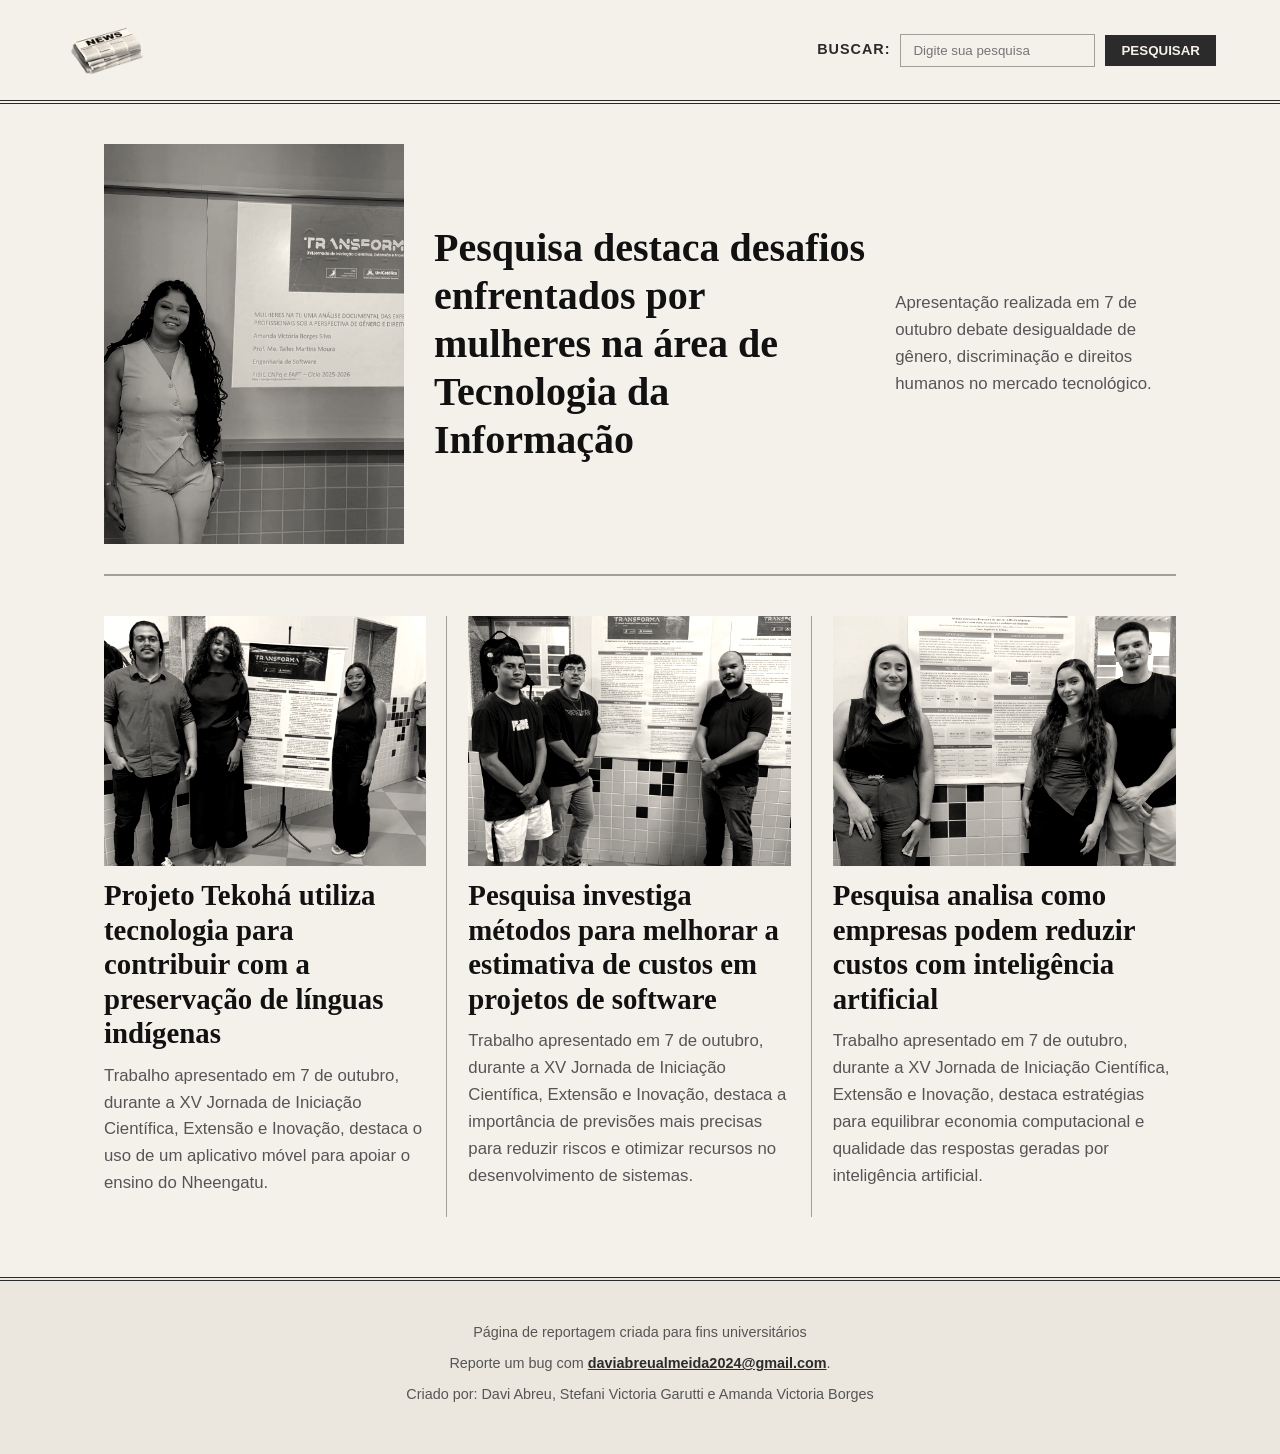
<file: site_reportagem/index.html>
<!DOCTYPE html>
<html lang="pt-br">
<head>
    <meta charset="UTF-8">
    <meta name="viewport" content="width=device-width, initial-scale=1.0">
    <link rel="stylesheet" href="style.css">
    <title>Review</title>
</head>
<body>
    <nav>
        <img src="logo.png" alt="Imagem de um jornal">
        <form action="/search" method="get">
            <label for="search">Buscar: </label>

            <input type="search" id="search" name="q" placeholder="Digite sua pesquisa">
            <button type="submit">Pesquisar</button>
        </form>
    </nav>
    
    <div class="main-grid">
        <a href="materia1.html">
            <img src="img_mat1/Capa.jpeg" alt="Amanda">
            <h2>Pesquisa destaca desafios enfrentados por mulheres na área de Tecnologia da Informação</h2>
            <h3>Apresentação realizada em 7 de outubro debate desigualdade de gênero, discriminação e direitos humanos no mercado tecnológico.</h3>
        </a>
        <a href="materia2.html">
            <img src="img_mat2/capa.jpeg" alt="Marcos e Emily e Geovana">
            <h2>Projeto Tekohá utiliza tecnologia para contribuir com a preservação de línguas indígenas</h2>
            <h3>Trabalho apresentado em 7 de outubro, durante a XV Jornada de Iniciação Científica, Extensão e Inovação, destaca o uso de um aplicativo móvel para apoiar o ensino do Nheengatu.</h3>
        </a>
        <a href="materia3.html">
            <img src="img_mat3/capa.jpeg" alt="não nomeados">
            <h2>Pesquisa investiga métodos para melhorar a estimativa de custos em projetos de software</h2>
            <h3>Trabalho apresentado em 7 de outubro, durante a XV Jornada de Iniciação Científica, Extensão e Inovação, destaca a importância de previsões mais precisas para reduzir riscos e otimizar recursos no desenvolvimento de sistemas.</h3>
        </a>
        <a href="materia4.html">
            <img src="img_mat4/capa.jpeg" alt="não nomeados">
            <h2>Pesquisa analisa como empresas podem reduzir custos com inteligência artificial</h2>
            <h3>Trabalho apresentado em 7 de outubro, durante a XV Jornada de Iniciação Científica, Extensão e Inovação, destaca estratégias para equilibrar economia computacional e qualidade das respostas geradas por inteligência artificial.</h3>
        </a>
    </div>
    
    <footer>
        <p>Página de reportagem criada para fins universitários</p>
        <p>Reporte um bug com <a href="mailto:daviabreualmeida2024@gmail.com">daviabreualmeida2024@gmail.com</a>.</p>
        <p>Criado por: Davi Abreu, Stefani Victoria Garutti e Amanda Victoria Borges</p>
    </footer>
</body>
</html>
</file>
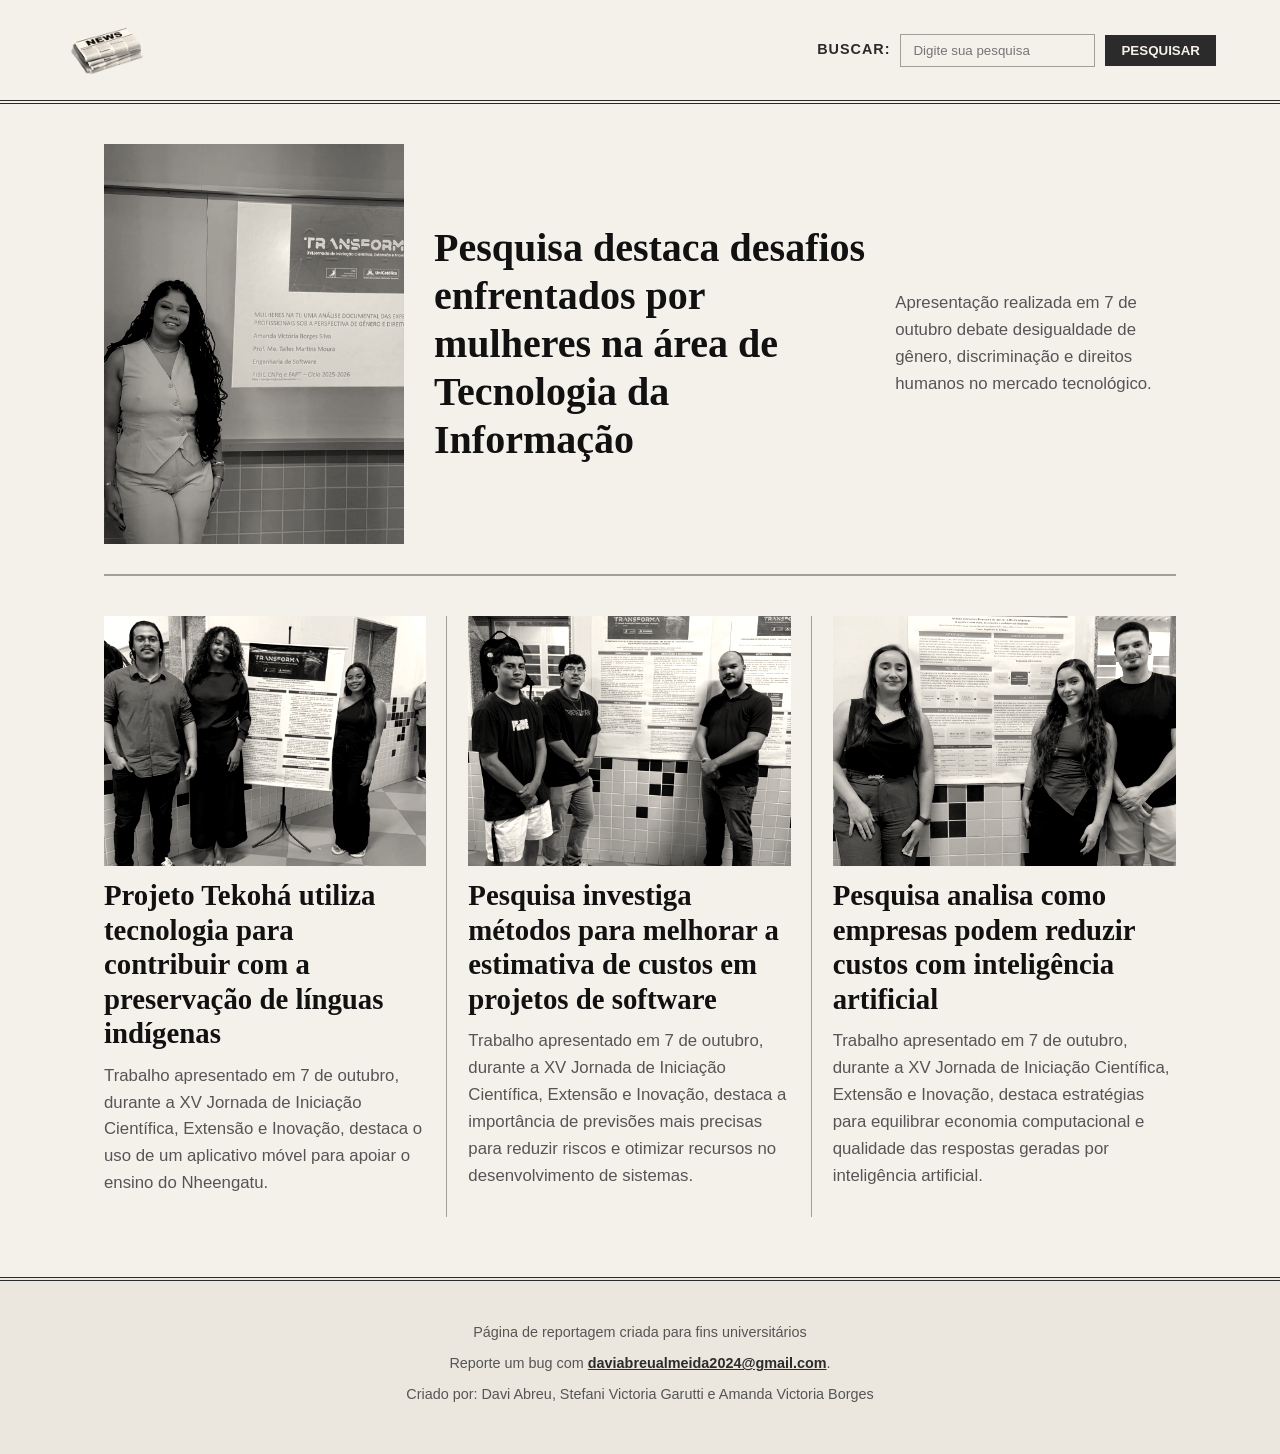
<file: site_reportagem/main.html>
<!DOCTYPE html>
<html lang="pt-br">
<head>
    <meta charset="UTF-8">
    <meta name="viewport" content="width=device-width, initial-scale=1.0">
    <link rel="stylesheet" href="style.css">
    <title>Review</title>
</head>
<body>
    <nav>
        <img src="logo.png" alt="Imagem de um jornal">
        <form action="/search" method="get">
            <label for="search">Buscar: </label>

            <input type="search" id="search" name="q" placeholder="Digite sua pesquisa">
            <button type="submit">Pesquisar</button>
        </form>
    </nav>
    
    <div class="main-grid">
        <a href="materia1.html">
            <img src="img_mat1/Capa.jpeg" alt="Amanda">
            <h2>Pesquisa destaca desafios enfrentados por mulheres na área de Tecnologia da Informação</h2>
            <h3>Apresentação realizada em 7 de outubro debate desigualdade de gênero, discriminação e direitos humanos no mercado tecnológico.</h3>
        </a>
        <a href="materia2.html">
            <img src="img_mat2/capa.jpeg" alt="Marcos e Emily e Geovana">
            <h2>Projeto Tekohá utiliza tecnologia para contribuir com a preservação de línguas indígenas</h2>
            <h3>Trabalho apresentado em 7 de outubro, durante a XV Jornada de Iniciação Científica, Extensão e Inovação, destaca o uso de um aplicativo móvel para apoiar o ensino do Nheengatu.</h3>
        </a>
        <a href="materia3.html">
            <img src="img_mat3/capa.jpeg" alt="não nomeados">
            <h2>Pesquisa investiga métodos para melhorar a estimativa de custos em projetos de software</h2>
            <h3>Trabalho apresentado em 7 de outubro, durante a XV Jornada de Iniciação Científica, Extensão e Inovação, destaca a importância de previsões mais precisas para reduzir riscos e otimizar recursos no desenvolvimento de sistemas.</h3>
        </a>
        <a href="materia4.html">
            <img src="img_mat4/capa.jpeg" alt="não nomeados">
            <h2>Pesquisa analisa como empresas podem reduzir custos com inteligência artificial</h2>
            <h3>Trabalho apresentado em 7 de outubro, durante a XV Jornada de Iniciação Científica, Extensão e Inovação, destaca estratégias para equilibrar economia computacional e qualidade das respostas geradas por inteligência artificial.</h3>
        </a>
    </div>
    
    <footer>
        <p>Página de reportagem criada para fins universitários</p>
        <p>Reporte um bug com <a href="mailto:daviabreualmeida2024@gmail.com">daviabreualmeida2024@gmail.com</a>.</p>
        <p>Criado por: Davi Abreu, Stefani Victoria Garutti e Amanda Victoria Borges</p>
    </footer>
</body>
</html>
</file>
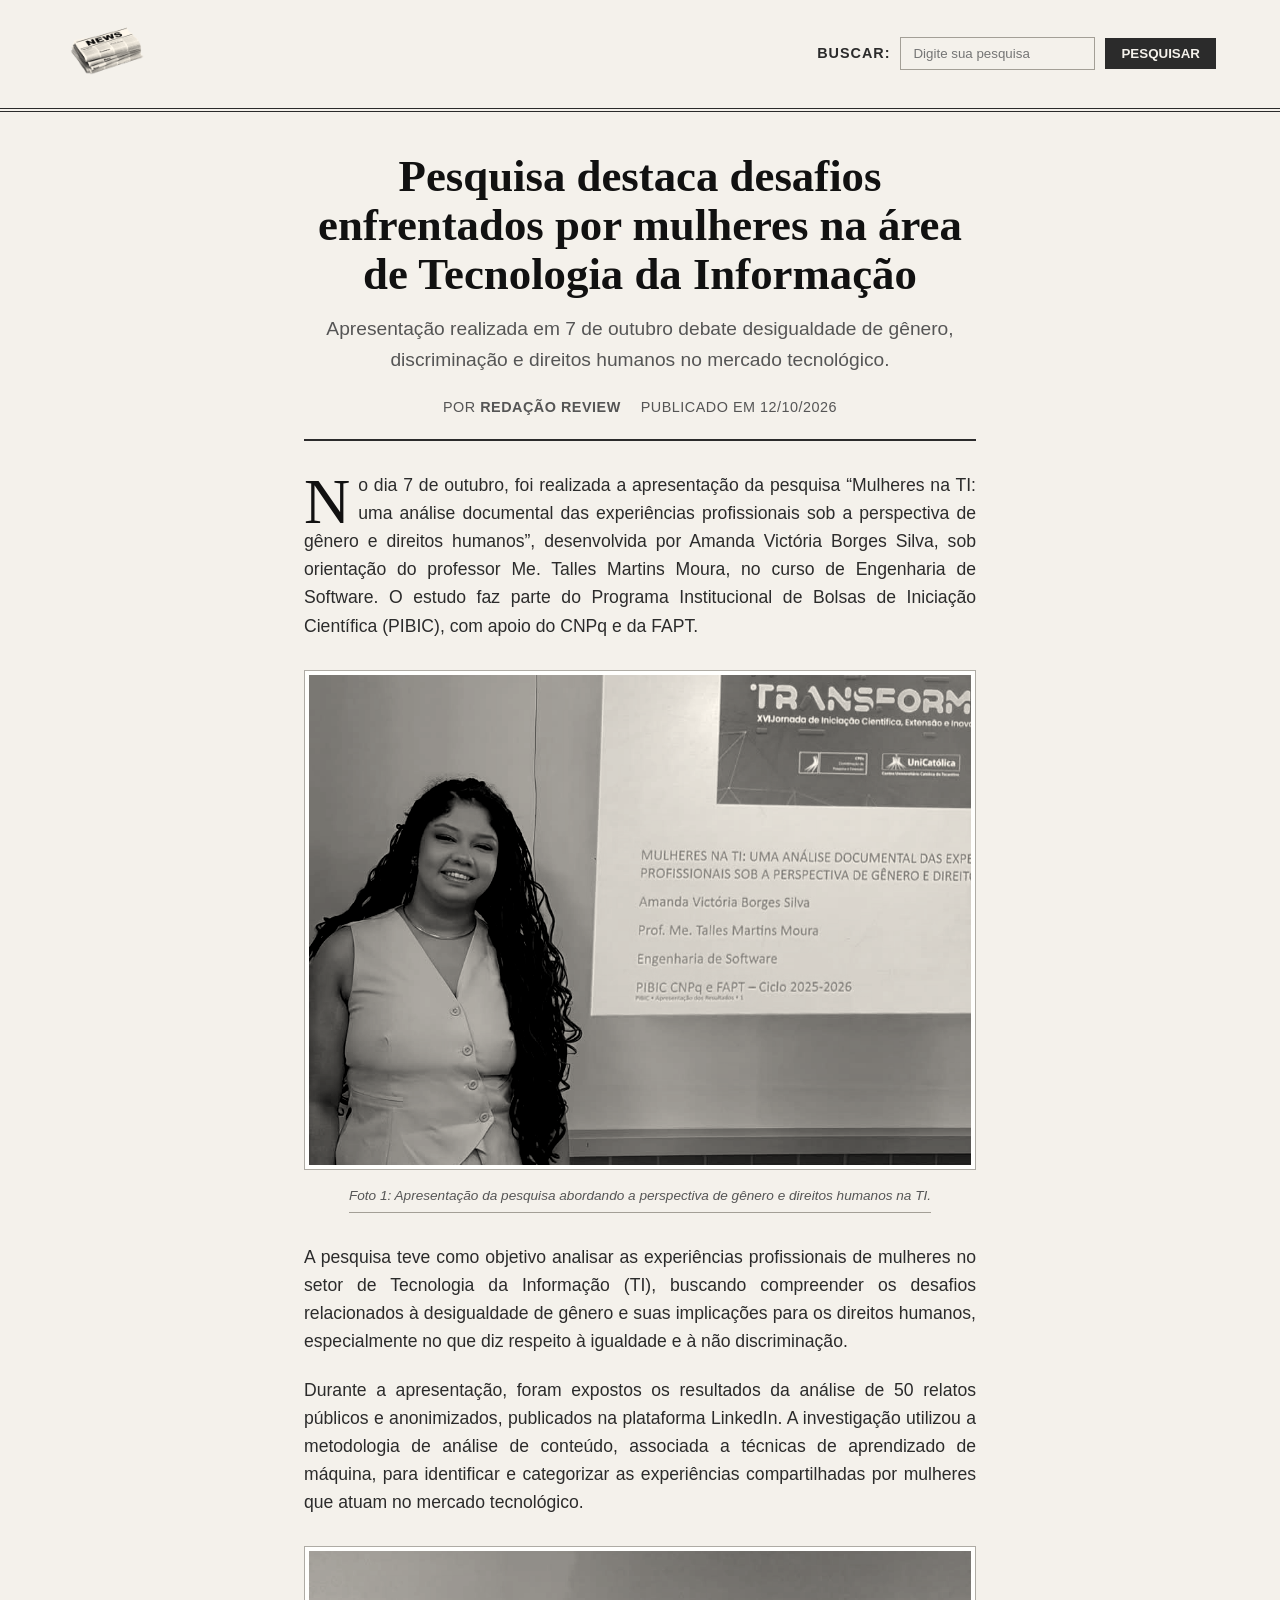
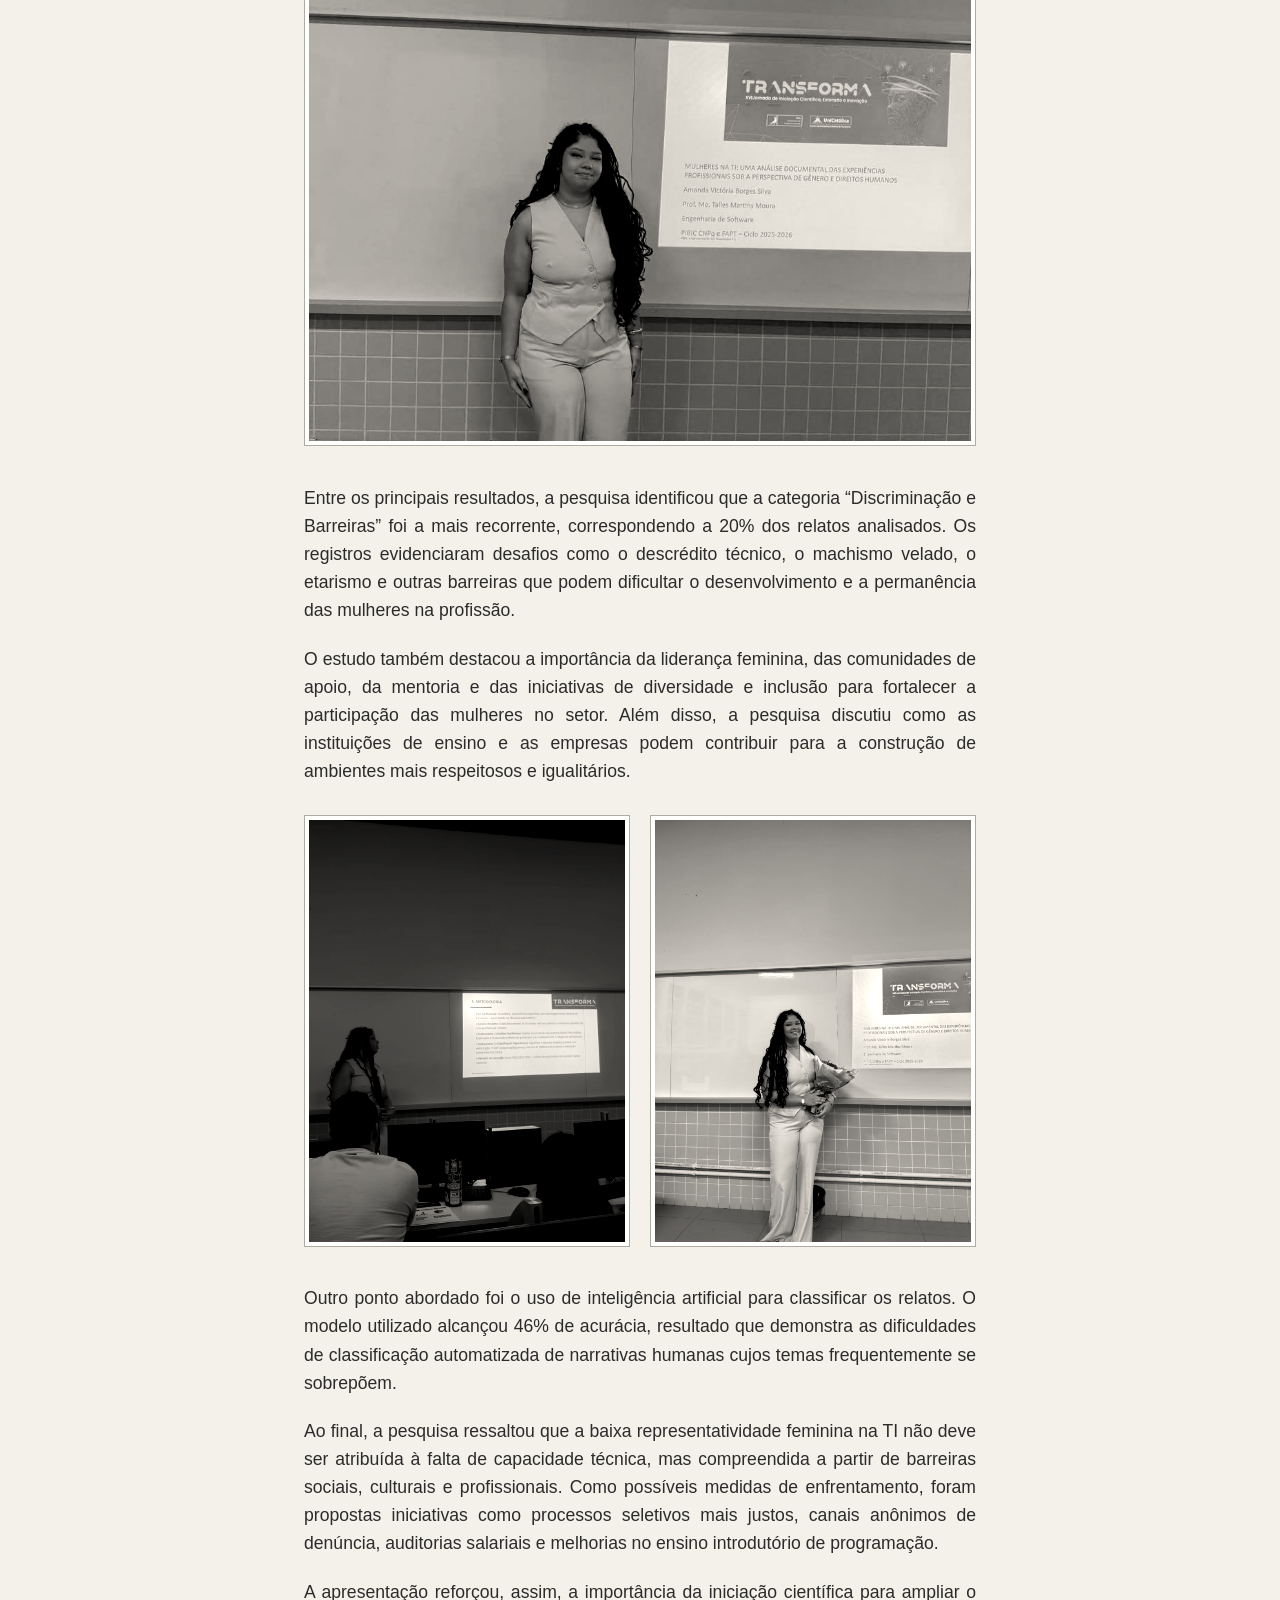
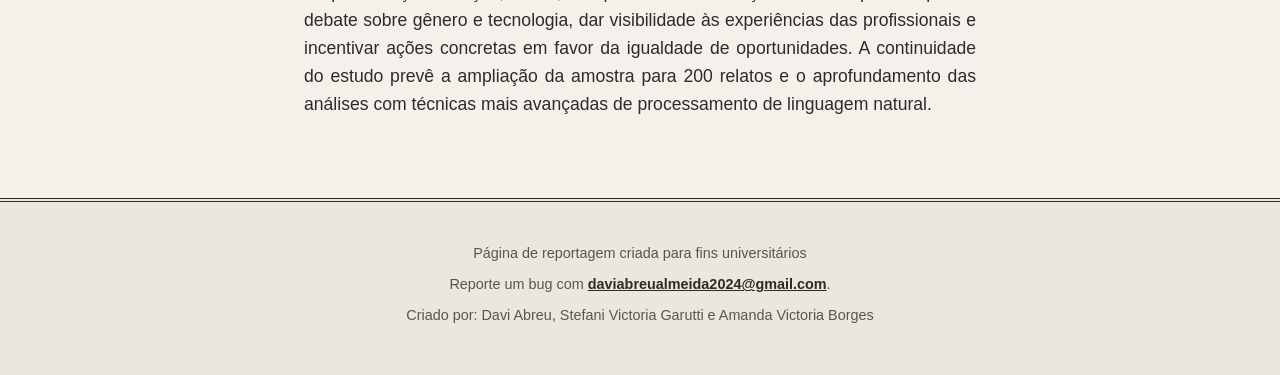
<file: site_reportagem/materia1.html>
<!DOCTYPE html>
<html lang="pt-br">
<head>
    <meta charset="UTF-8">
    <meta name="viewport" content="width=device-width, initial-scale=1.0">
    <title>Pesquisa destaca desafios enfrentados por mulheres na TI - Review</title>
    <link rel="stylesheet" href="style.css">
</head>
<body>
    <nav>
        <a href="index.html">
            <img src="logo.png" alt="Imagem de um jornal">
        </a>
        <form action="/search" method="get">
            <label for="search">Buscar: </label>
            <input type="search" id="search" name="q" placeholder="Digite sua pesquisa">
            <button type="submit">Pesquisar</button>
        </form>
    </nav>

    <main class="materia-container">
        <header class="materia-cabecalho">
            <h1>Pesquisa destaca desafios enfrentados por mulheres na área de Tecnologia da Informação</h1>
            <h2>Apresentação realizada em 7 de outubro debate desigualdade de gênero, discriminação e direitos humanos no mercado tecnológico.</h2>
            <div class="materia-meta">
                <p>Por <strong>Redação Review</strong></p>
                <p>Publicado em 12/10/2026</p>
            </div>
        </header>

        <article class="materia-conteudo">
            <p class="primeiro-paragrafo">No dia 7 de outubro, foi realizada a apresentação da pesquisa “Mulheres na TI: uma análise documental das experiências profissionais sob a perspectiva de gênero e direitos humanos”, desenvolvida por Amanda Victória Borges Silva, sob orientação do professor Me. Talles Martins Moura, no curso de Engenharia de Software. O estudo faz parte do Programa Institucional de Bolsas de Iniciação Científica (PIBIC), com apoio do CNPq e da FAPT.</p>

            <figure class="imagem-destaque">
                <img src="img_mat1/Capa.jpeg" alt="Amanda Victória durante a apresentação da pesquisa">
                <figcaption>Foto 1: Apresentação da pesquisa abordando a perspectiva de gênero e direitos humanos na TI.</figcaption>
            </figure>

            <p>A pesquisa teve como objetivo analisar as experiências profissionais de mulheres no setor de Tecnologia da Informação (TI), buscando compreender os desafios relacionados à desigualdade de gênero e suas implicações para os direitos humanos, especialmente no que diz respeito à igualdade e à não discriminação.</p>

            <p>Durante a apresentação, foram expostos os resultados da análise de 50 relatos públicos e anonimizados, publicados na plataforma LinkedIn. A investigação utilizou a metodologia de análise de conteúdo, associada a técnicas de aprendizado de máquina, para identificar e categorizar as experiências compartilhadas por mulheres que atuam no mercado tecnológico.</p>

            <figure class="imagem-secundaria">
                <img src="img_mat1/foto2.jpeg" alt="Gráficos de análise de dados da pesquisa">
            </figure>

            <p>Entre os principais resultados, a pesquisa identificou que a categoria “Discriminação e Barreiras” foi a mais recorrente, correspondendo a 20% dos relatos analisados. Os registros evidenciaram desafios como o descrédito técnico, o machismo velado, o etarismo e outras barreiras que podem dificultar o desenvolvimento e a permanência das mulheres na profissão.</p>

            <p>O estudo também destacou a importância da liderança feminina, das comunidades de apoio, da mentoria e das iniciativas de diversidade e inclusão para fortalecer a participação das mulheres no setor. Além disso, a pesquisa discutiu como as instituições de ensino e as empresas podem contribuir para a construção de ambientes mais respeitosos e igualitários.</p>


            <div class="galeria-dupla">
                <figure>
                    <img src="img_mat1/foto3.jpeg" alt="Detalhe do slide sobre barreiras profissionais">

                </figure>
                <figure>
                    <img src="img_mat1/foto4.jpeg" alt="Detalhe do slide sobre comunidades de apoio">

                </figure>
            </div>

            <p>Outro ponto abordado foi o uso de inteligência artificial para classificar os relatos. O modelo utilizado alcançou 46% de acurácia, resultado que demonstra as dificuldades de classificação automatizada de narrativas humanas cujos temas frequentemente se sobrepõem.</p>

            <p>Ao final, a pesquisa ressaltou que a baixa representatividade feminina na TI não deve ser atribuída à falta de capacidade técnica, mas compreendida a partir de barreiras sociais, culturais e profissionais. Como possíveis medidas de enfrentamento, foram propostas iniciativas como processos seletivos mais justos, canais anônimos de denúncia, auditorias salariais e melhorias no ensino introdutório de programação.</p>

            <p>A apresentação reforçou, assim, a importância da iniciação científica para ampliar o debate sobre gênero e tecnologia, dar visibilidade às experiências das profissionais e incentivar ações concretas em favor da igualdade de oportunidades. A continuidade do estudo prevê a ampliação da amostra para 200 relatos e o aprofundamento das análises com técnicas mais avançadas de processamento de linguagem natural.</p>
        </article>
    </main>

    <footer>
        <p>Página de reportagem criada para fins universitários</p>
        <p>Reporte um bug com <a href="mailto:daviabreualmeida2024@gmail.com">daviabreualmeida2024@gmail.com</a>.</p>
        <p>Criado por: Davi Abreu, Stefani Victoria Garutti e Amanda Victoria Borges</p>
    </footer>
</body>
</html>
</file>
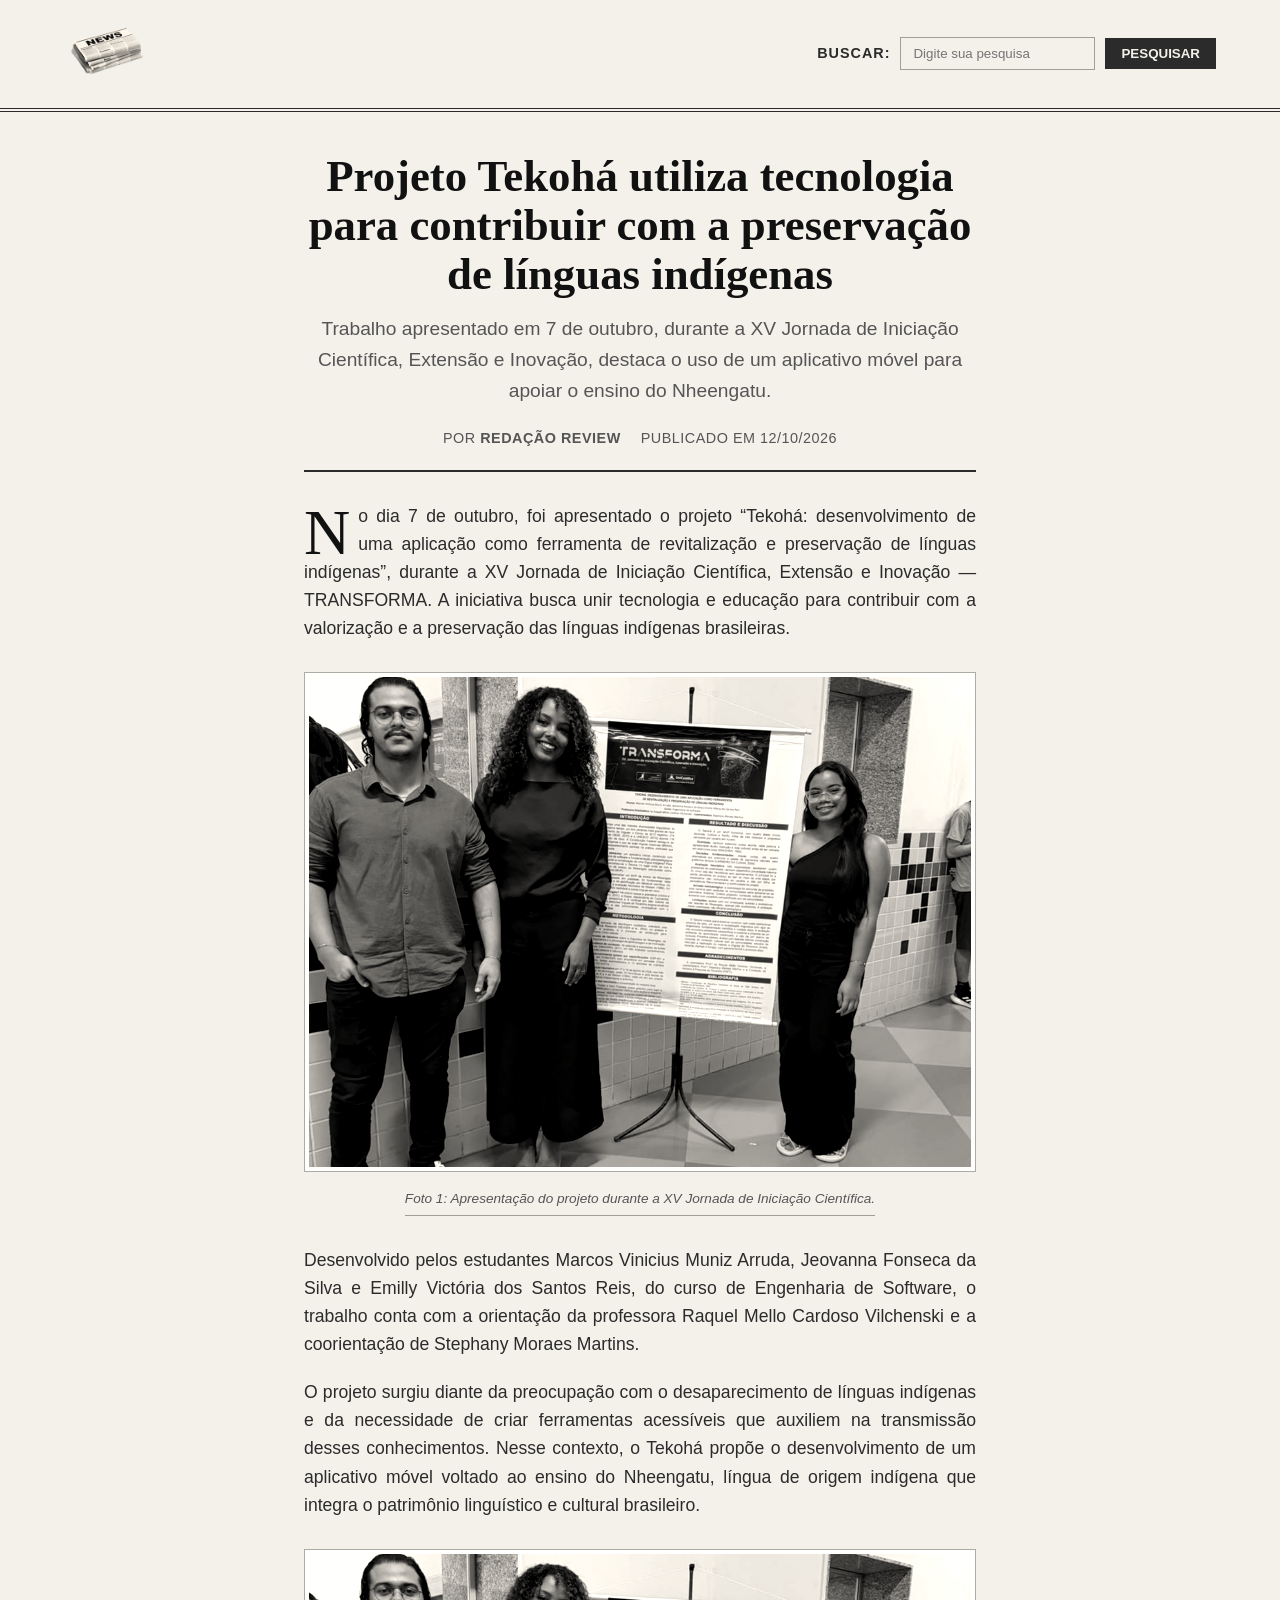
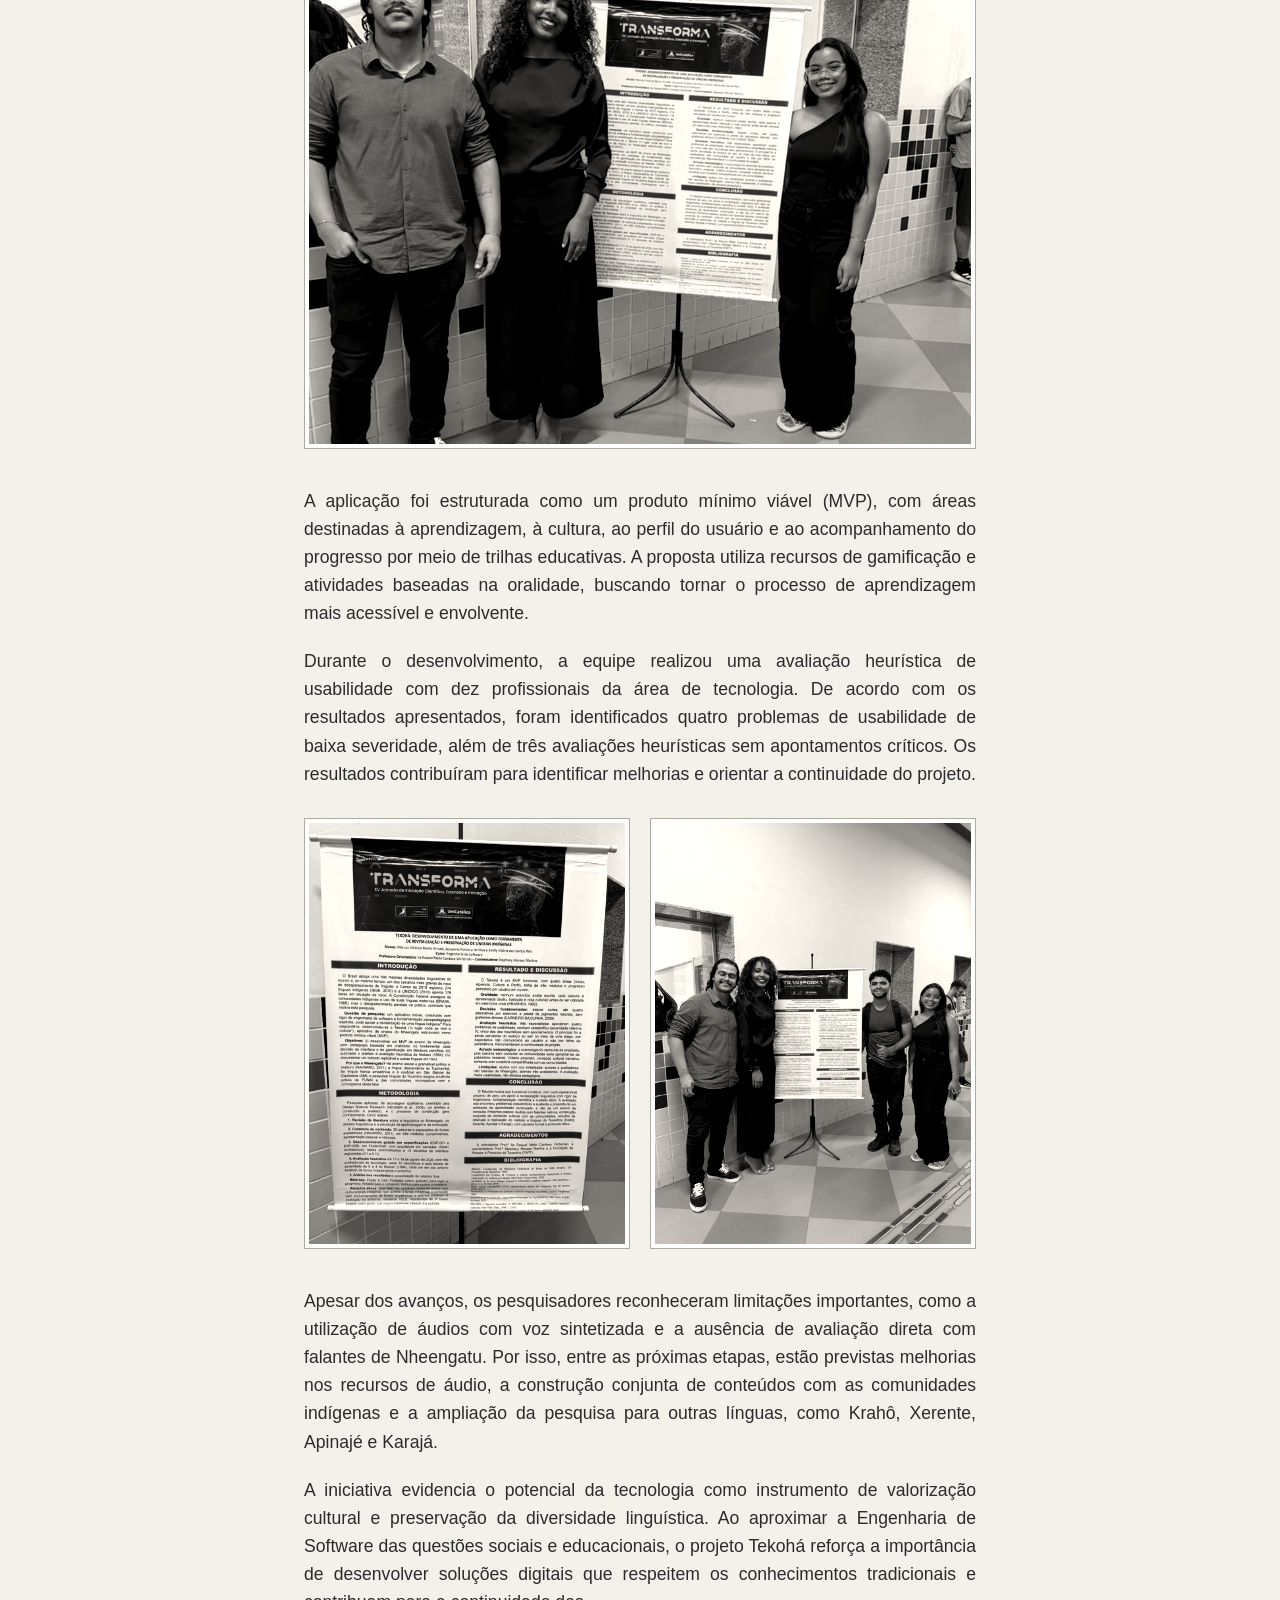
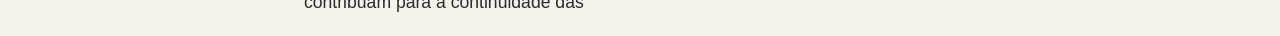
<file: site_reportagem/materia2.html>
<!DOCTYPE html>
<html lang="pt-br">
<head>
    <meta charset="UTF-8">
    <meta name="viewport" content="width=device-width, initial-scale=1.0">
    <title>Projeto Tekohá utiliza tecnologia para contribuir com a preservação de línguas indígenas - Review</title>
    <link rel="stylesheet" href="style.css">
</head>
<body>
    <nav>
        <a href="index.html">
            <img src="logo.png" alt="Imagem de um jornal">
        </a>
        <form action="/search" method="get">
            <label for="search">Buscar: </label>
            <input type="search" id="search" name="q" placeholder="Digite sua pesquisa">
            <button type="submit">Pesquisar</button>
        </form>
    </nav>

    <main class="materia-container">
        <header class="materia-cabecalho">
            <h1>Projeto Tekohá utiliza tecnologia para contribuir com a preservação de línguas indígenas</h1>
            <h2>Trabalho apresentado em 7 de outubro, durante a XV Jornada de Iniciação Científica, Extensão e Inovação, destaca o uso de um aplicativo móvel para apoiar o ensino do Nheengatu.</h2>
            <div class="materia-meta">
                <p>Por <strong>Redação Review</strong></p>
                <p>Publicado em 12/10/2026</p>
            </div>
        </header>

        <article class="materia-conteudo">
            <p class="primeiro-paragrafo">No dia 7 de outubro, foi apresentado o projeto “Tekohá: desenvolvimento de uma aplicação como ferramenta de revitalização e preservação de línguas indígenas”, durante a XV Jornada de Iniciação Científica, Extensão e Inovação — TRANSFORMA. A iniciativa busca unir tecnologia e educação para contribuir com a valorização e a preservação das línguas indígenas brasileiras.</p>

            <figure class="imagem-destaque">
                <img src="img_mat2/capa.jpeg" alt="Apresentação do Projeto Tekohá">
                <figcaption>Foto 1: Apresentação do projeto durante a XV Jornada de Iniciação Científica.</figcaption>
            </figure>

            <p>Desenvolvido pelos estudantes Marcos Vinicius Muniz Arruda, Jeovanna Fonseca da Silva e Emilly Victória dos Santos Reis, do curso de Engenharia de Software, o trabalho conta com a orientação da professora Raquel Mello Cardoso Vilchenski e a coorientação de Stephany Moraes Martins.</p>

            <p>O projeto surgiu diante da preocupação com o desaparecimento de línguas indígenas e da necessidade de criar ferramentas acessíveis que auxiliem na transmissão desses conhecimentos. Nesse contexto, o Tekohá propõe o desenvolvimento de um aplicativo móvel voltado ao ensino do Nheengatu, língua de origem indígena que integra o patrimônio linguístico e cultural brasileiro.</p>

            <figure class="imagem-secundaria">
                <img src="img_mat2/foto2.jpeg" alt="Interface do aplicativo Tekohá">
            </figure>

            <p>A aplicação foi estruturada como um produto mínimo viável (MVP), com áreas destinadas à aprendizagem, à cultura, ao perfil do usuário e ao acompanhamento do progresso por meio de trilhas educativas. A proposta utiliza recursos de gamificação e atividades baseadas na oralidade, buscando tornar o processo de aprendizagem mais acessível e envolvente.</p>

            <p>Durante o desenvolvimento, a equipe realizou uma avaliação heurística de usabilidade com dez profissionais da área de tecnologia. De acordo com os resultados apresentados, foram identificados quatro problemas de usabilidade de baixa severidade, além de três avaliações heurísticas sem apontamentos críticos. Os resultados contribuíram para identificar melhorias e orientar a continuidade do projeto.</p>

            <div class="galeria-dupla">
                <figure>
                    <img src="img_mat2/foto3.jpeg" alt="Detalhe da avaliação de usabilidade">
                </figure>
                <figure>
                    <img src="img_mat2/foto4.jpeg" alt="Ilustração do mascote ou design do app">
                </figure>
            </div>

            <p>Apesar dos avanços, os pesquisadores reconheceram limitações importantes, como a utilização de áudios com voz sintetizada e a ausência de avaliação direta com falantes de Nheengatu. Por isso, entre as próximas etapas, estão previstas melhorias nos recursos de áudio, a construção conjunta de conteúdos com as comunidades indígenas e a ampliação da pesquisa para outras línguas, como Krahô, Xerente, Apinajé e Karajá.</p>

            <p>A iniciativa evidencia o potencial da tecnologia como instrumento de valorização cultural e preservação da diversidade linguística. Ao aproximar a Engenharia de Software das questões sociais e educacionais, o projeto Tekohá reforça a importância de desenvolver soluções digitais que respeitem os conhecimentos tradicionais e contribuam para a continuidade das
</file>
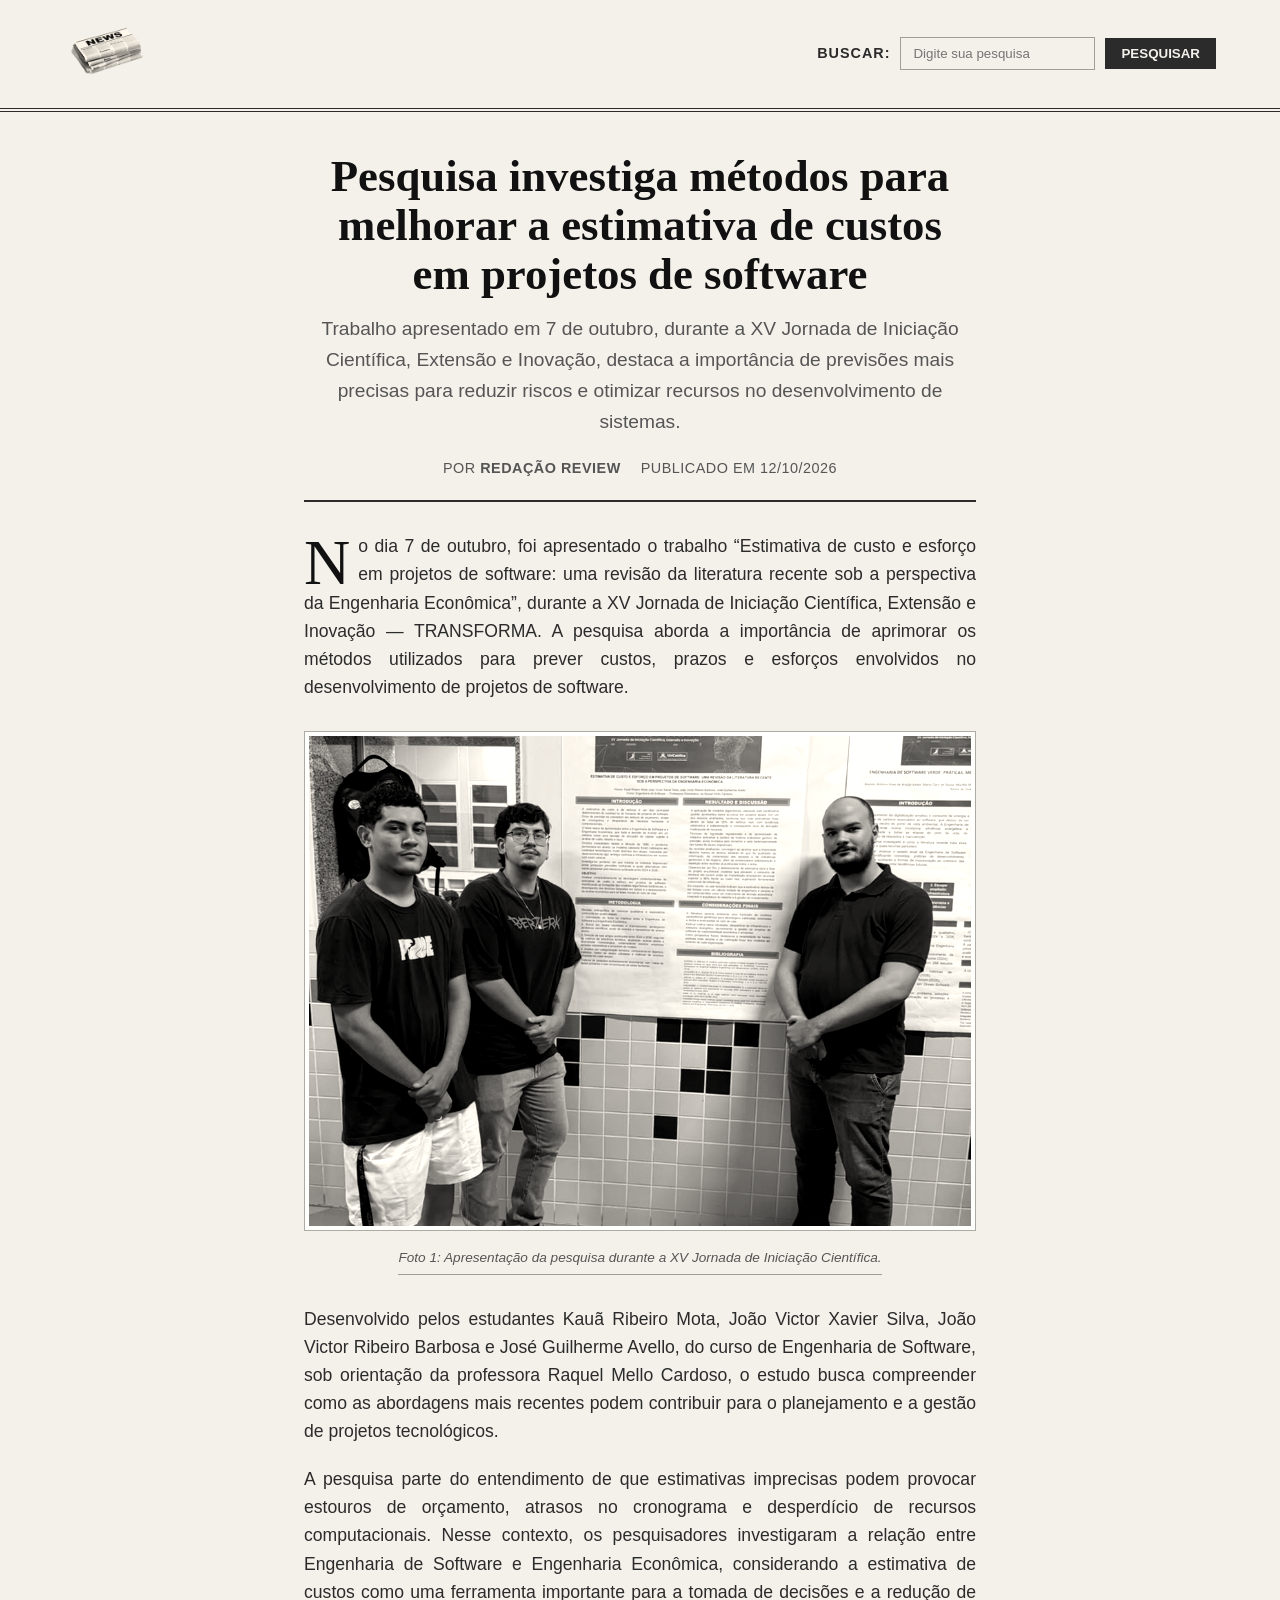
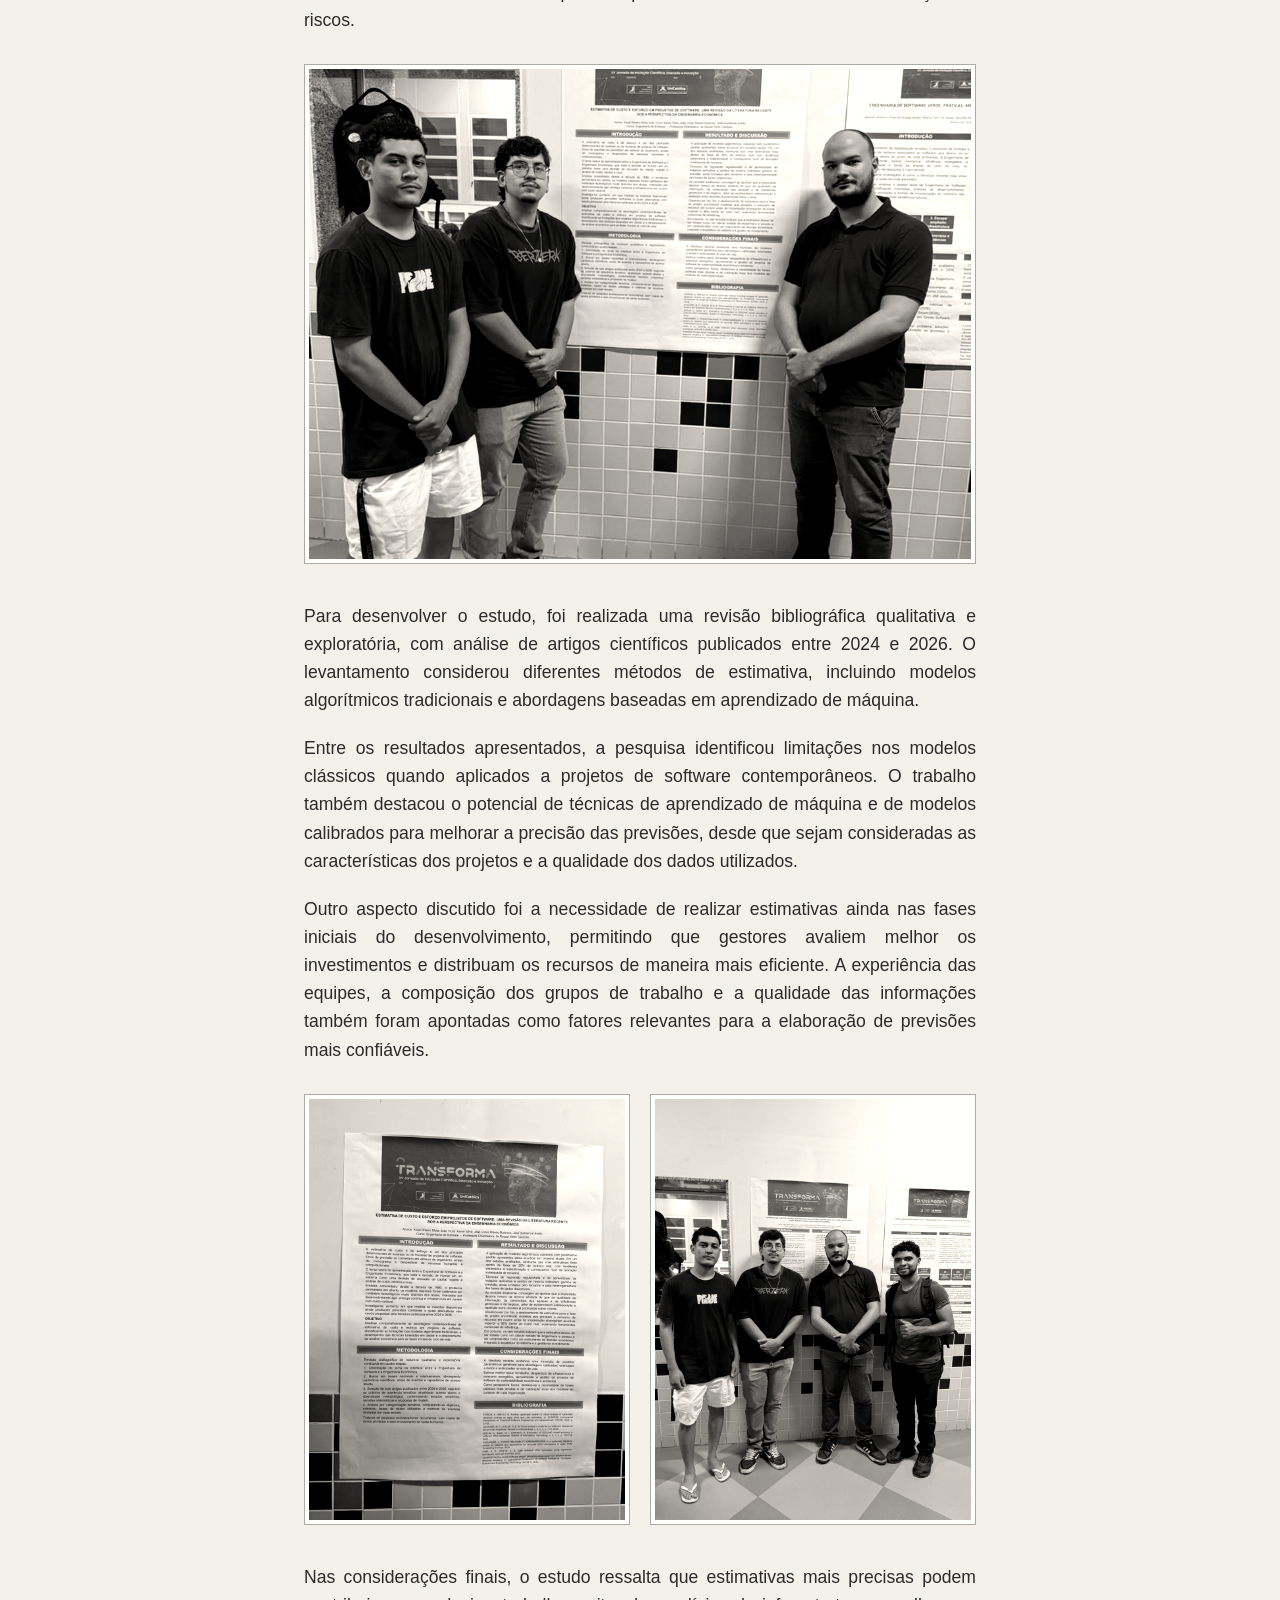
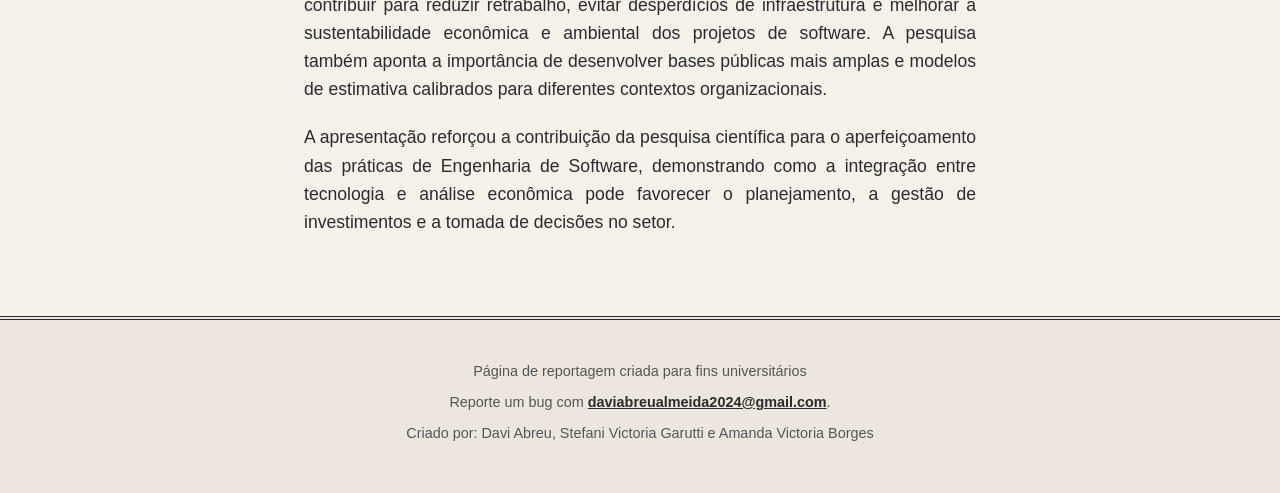
<file: site_reportagem/materia3.html>
<!DOCTYPE html>
<html lang="pt-br">
<head>
    <meta charset="UTF-8">
    <meta name="viewport" content="width=device-width, initial-scale=1.0">
    <title>Pesquisa investiga métodos para estimativa de custos em software - Review</title>
    <link rel="stylesheet" href="style.css">
</head>
<body>
    <nav>
        <a href="index.html">
            <img src="logo.png" alt="Imagem de um jornal">
        </a>
        <form action="/search" method="get">
            <label for="search">Buscar: </label>
            <input type="search" id="search" name="q" placeholder="Digite sua pesquisa">
            <button type="submit">Pesquisar</button>
        </form>
    </nav>

    <main class="materia-container">
        <header class="materia-cabecalho">
            <h1>Pesquisa investiga métodos para melhorar a estimativa de custos em projetos de software</h1>
            <h2>Trabalho apresentado em 7 de outubro, durante a XV Jornada de Iniciação Científica, Extensão e Inovação, destaca a importância de previsões mais precisas para reduzir riscos e otimizar recursos no desenvolvimento de sistemas.</h2>
            <div class="materia-meta">
                <p>Por <strong>Redação Review</strong></p>
                <p>Publicado em 12/10/2026</p>
            </div>
        </header>

        <article class="materia-conteudo">
            <p class="primeiro-paragrafo">No dia 7 de outubro, foi apresentado o trabalho “Estimativa de custo e esforço em projetos de software: uma revisão da literatura recente sob a perspectiva da Engenharia Econômica”, durante a XV Jornada de Iniciação Científica, Extensão e Inovação — TRANSFORMA. A pesquisa aborda a importância de aprimorar os métodos utilizados para prever custos, prazos e esforços envolvidos no desenvolvimento de projetos de software.</p>

            <figure class="imagem-destaque">
                <img src="img_mat3/capa.jpeg" alt="Apresentação do trabalho sobre estimativa de custos em software">
                <figcaption>Foto 1: Apresentação da pesquisa durante a XV Jornada de Iniciação Científica.</figcaption>
            </figure>

            <p>Desenvolvido pelos estudantes Kauã Ribeiro Mota, João Victor Xavier Silva, João Victor Ribeiro Barbosa e José Guilherme Avello, do curso de Engenharia de Software, sob orientação da professora Raquel Mello Cardoso, o estudo busca compreender como as abordagens mais recentes podem contribuir para o planejamento e a gestão de projetos tecnológicos.</p>

            <p>A pesquisa parte do entendimento de que estimativas imprecisas podem provocar estouros de orçamento, atrasos no cronograma e desperdício de recursos computacionais. Nesse contexto, os pesquisadores investigaram a relação entre Engenharia de Software e Engenharia Econômica, considerando a estimativa de custos como uma ferramenta importante para a tomada de decisões e a redução de riscos.</p>

            <figure class="imagem-secundaria">
                <img src="img_mat3/foto2.jpeg" alt="Gráficos e fluxogramas de métodos de estimativa">
            </figure>

            <p>Para desenvolver o estudo, foi realizada uma revisão bibliográfica qualitativa e exploratória, com análise de artigos científicos publicados entre 2024 e 2026. O levantamento considerou diferentes métodos de estimativa, incluindo modelos algorítmicos tradicionais e abordagens baseadas em aprendizado de máquina.</p>

            <p>Entre os resultados apresentados, a pesquisa identificou limitações nos modelos clássicos quando aplicados a projetos de software contemporâneos. O trabalho também destacou o potencial de técnicas de aprendizado de máquina e de modelos calibrados para melhorar a precisão das previsões, desde que sejam consideradas as características dos projetos e a qualidade dos dados utilizados.</p>

            <p>Outro aspecto discutido foi a necessidade de realizar estimativas ainda nas fases iniciais do desenvolvimento, permitindo que gestores avaliem melhor os investimentos e distribuam os recursos de maneira mais eficiente. A experiência das equipes, a composição dos grupos de trabalho e a qualidade das informações também foram apontadas como fatores relevantes para a elaboração de previsões mais confiáveis.</p>

            <div class="galeria-dupla">
                <figure>
                    <img src="img_mat3/foto3.jpeg" alt="Detalhe do slide sobre gestão de recursos">
                </figure>
                <figure>
                    <img src="img_mat3/foto4.jpeg" alt="Considerações finais da pesquisa">
                </figure>
            </div>

            <p>Nas considerações finais, o estudo ressalta que estimativas mais precisas podem contribuir para reduzir retrabalho, evitar desperdícios de infraestrutura e melhorar a sustentabilidade econômica e ambiental dos projetos de software. A pesquisa também aponta a importância de desenvolver bases públicas mais amplas e modelos de estimativa calibrados para diferentes contextos organizacionais.</p>

            <p>A apresentação reforçou a contribuição da pesquisa científica para o aperfeiçoamento das práticas de Engenharia de Software, demonstrando como a integração entre tecnologia e análise econômica pode favorecer o planejamento, a gestão de investimentos e a tomada de decisões no setor.</p>
        </article>
    </main>

    <footer>
        <p>Página de reportagem criada para fins universitários</p>
        <p>Reporte um bug com <a href="mailto:daviabreualmeida2024@gmail.com">daviabreualmeida2024@gmail.com</a>.</p>
        <p>Criado por: Davi Abreu, Stefani Victoria Garutti e Amanda Victoria Borges</p>
    </footer>
</body>
</html>
</file>
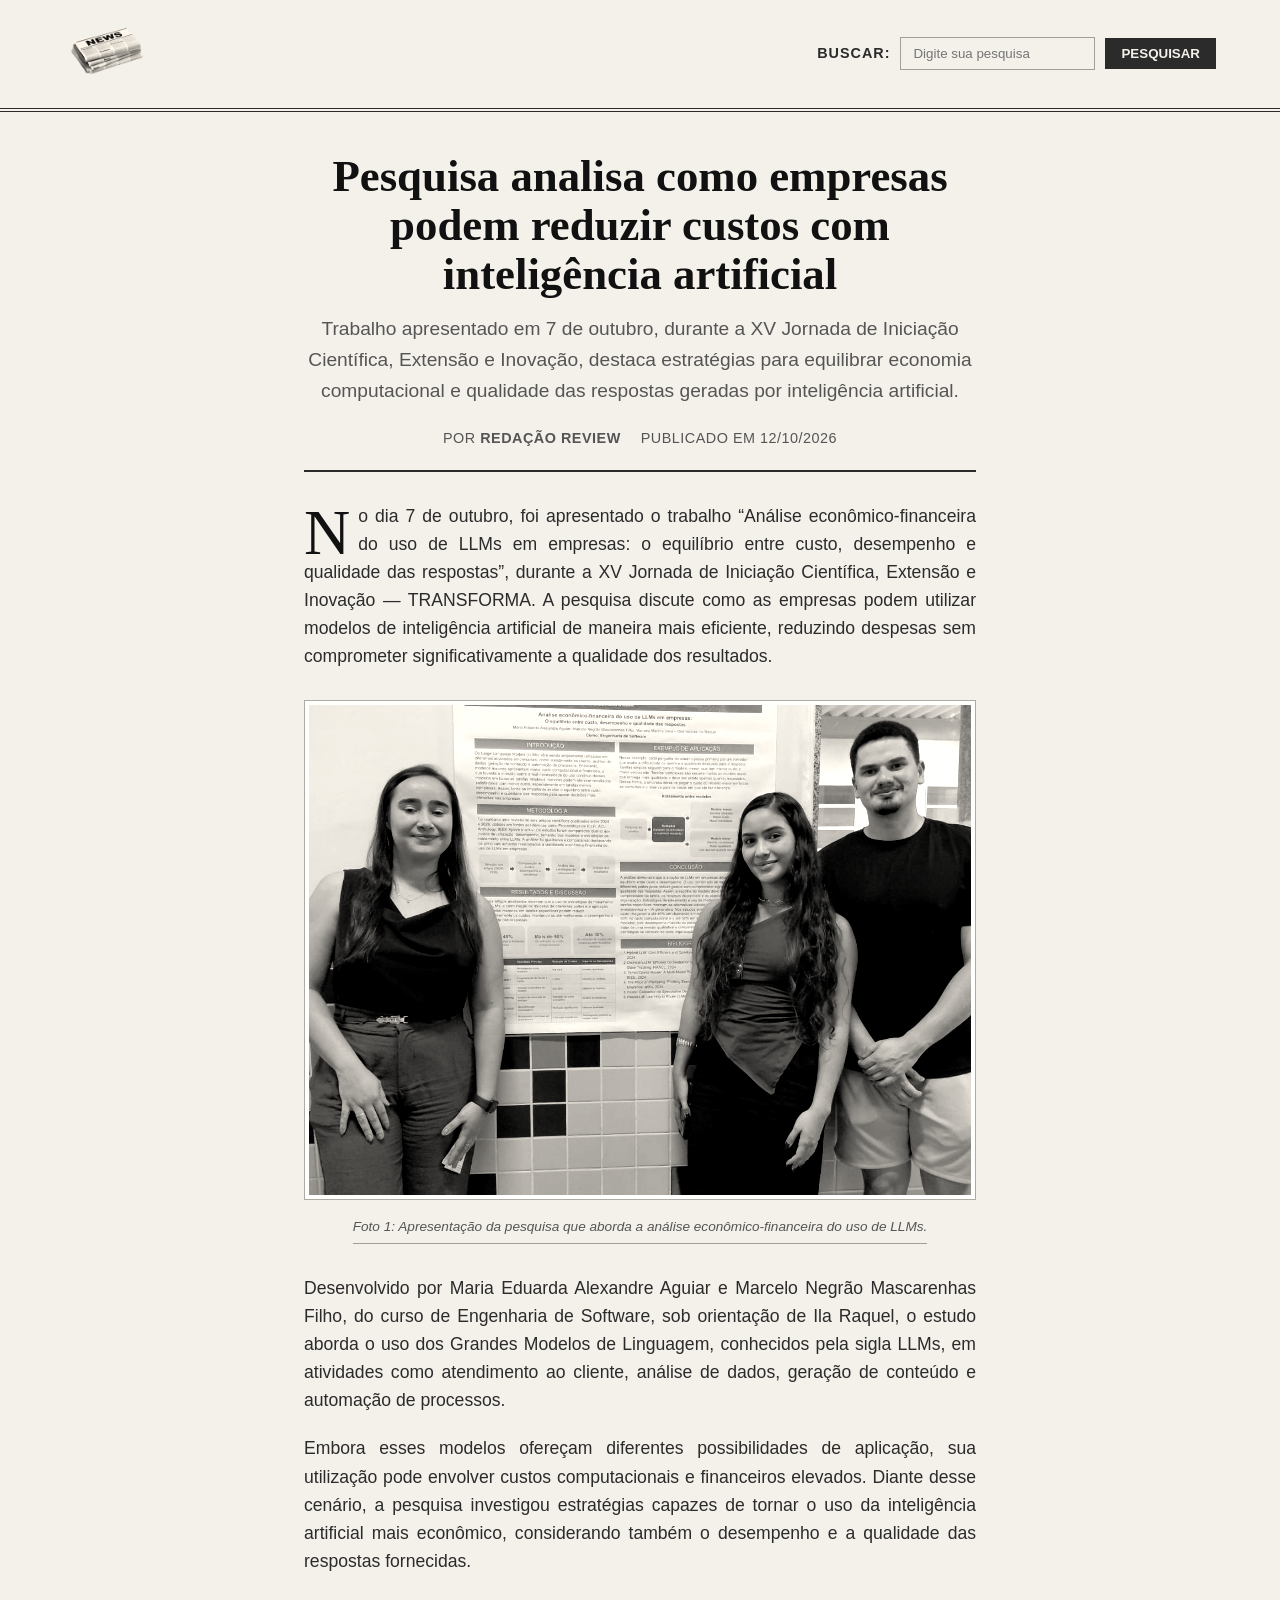
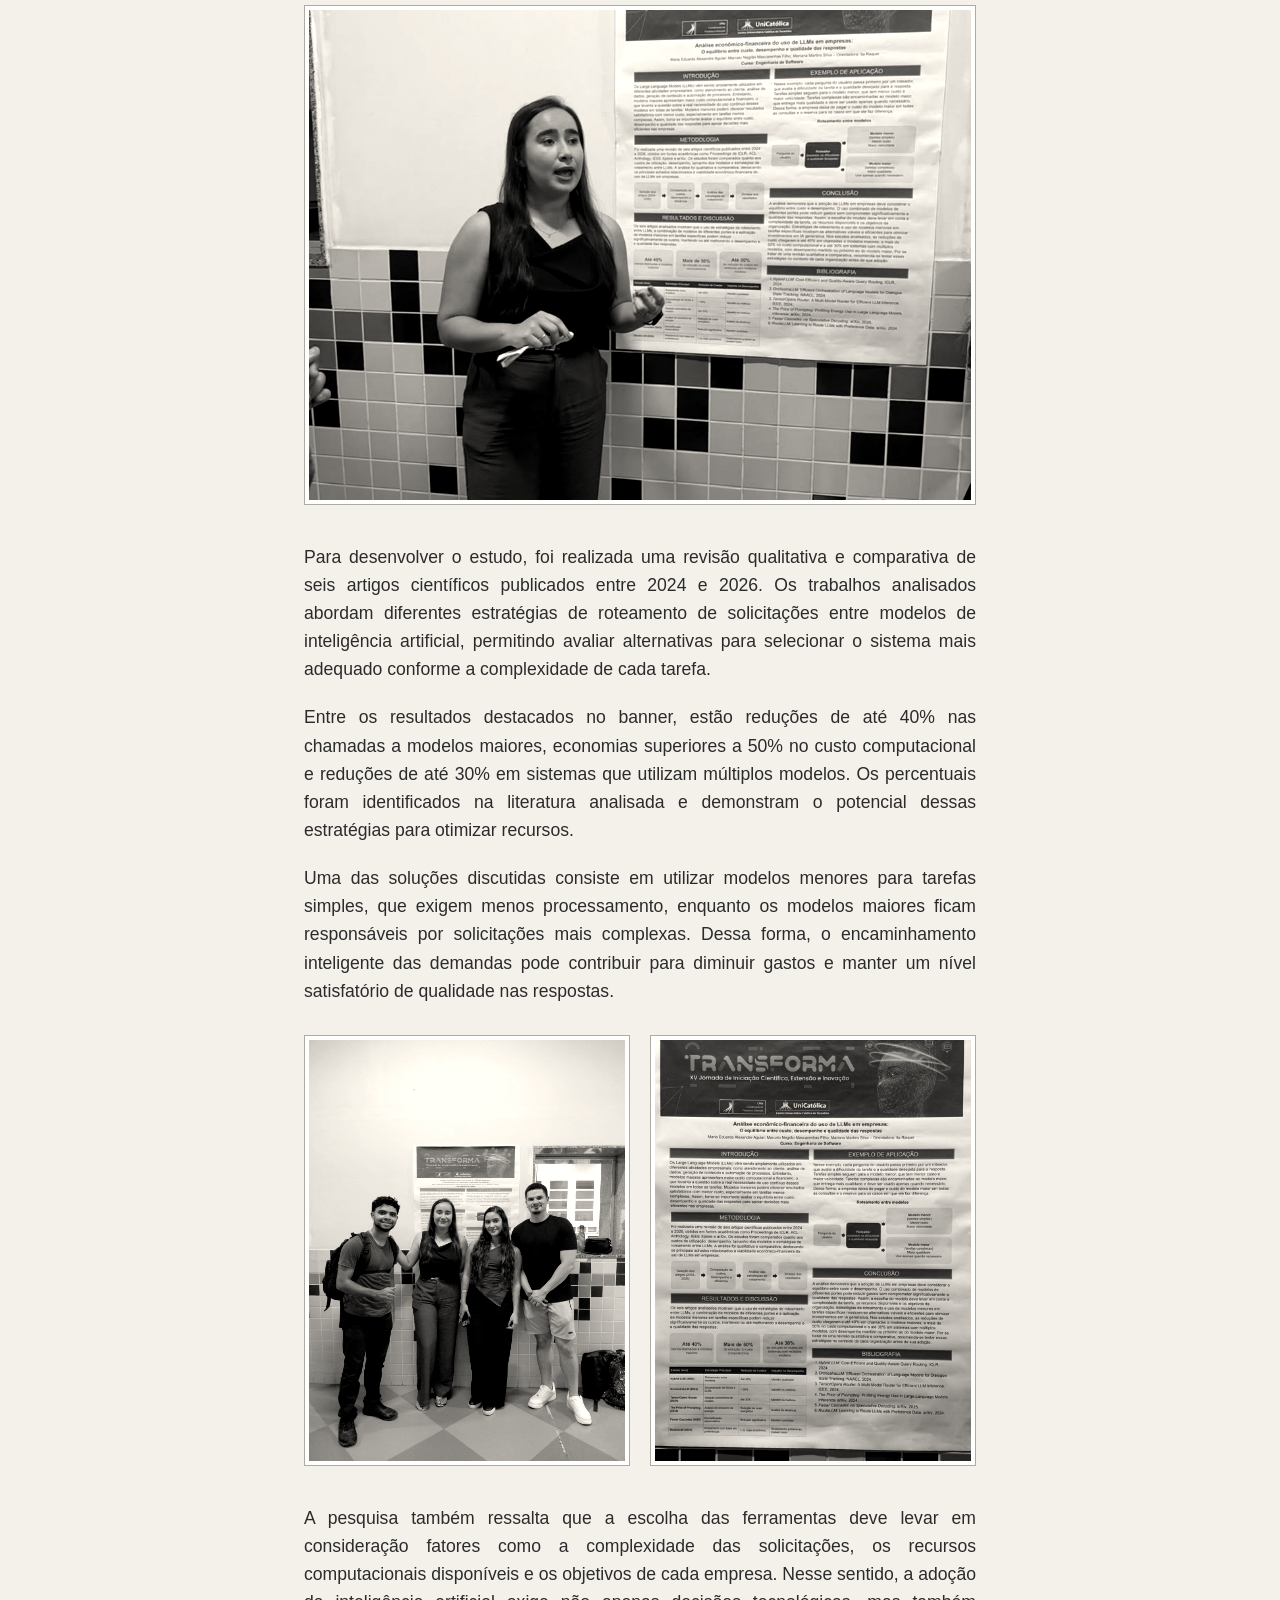
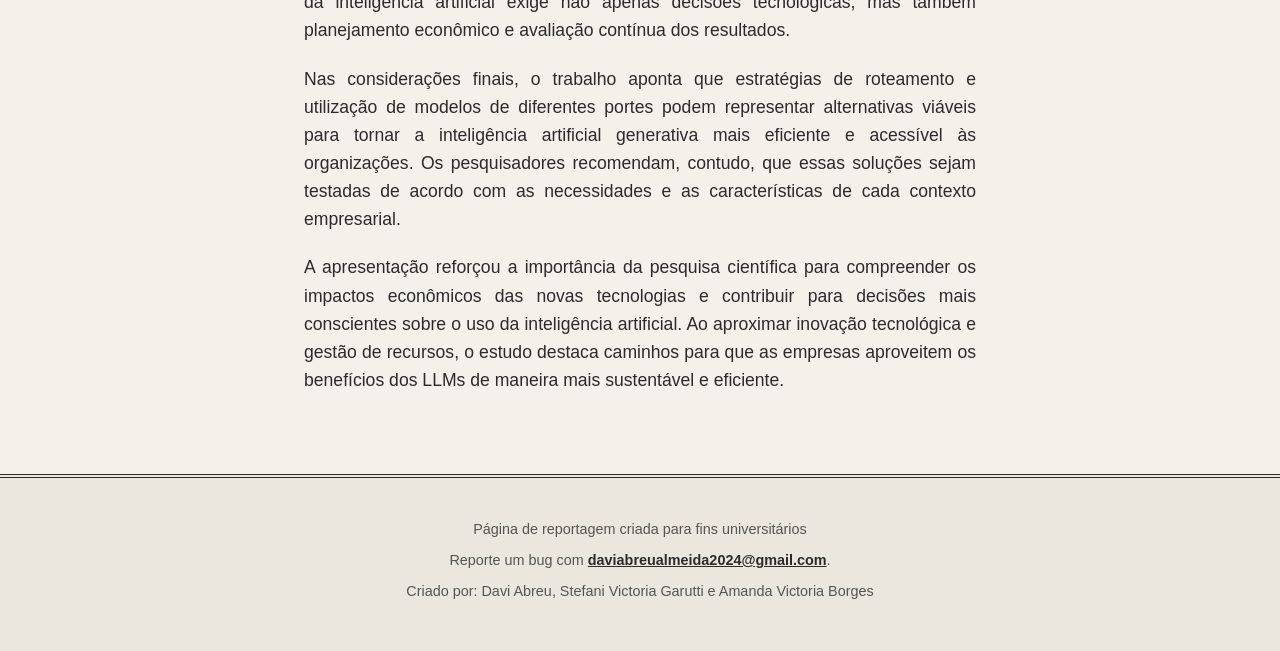
<file: site_reportagem/materia4.html>
<!DOCTYPE html>
<html lang="pt-br">
<head>
    <meta charset="UTF-8">
    <meta name="viewport" content="width=device-width, initial-scale=1.0">
    <title>Pesquisa analisa como empresas podem reduzir custos com inteligência artificial - Review</title>
    <link rel="stylesheet" href="style.css">
</head>
<body>
    <nav>
        <a href="index.html">
            <img src="logo.png" alt="Imagem de um jornal">
        </a>
        <form action="/search" method="get">
            <label for="search">Buscar: </label>
            <input type="search" id="search" name="q" placeholder="Digite sua pesquisa">
            <button type="submit">Pesquisar</button>
        </form>
    </nav>

    <main class="materia-container">
        <header class="materia-cabecalho">
            <h1>Pesquisa analisa como empresas podem reduzir custos com inteligência artificial</h1>
            <h2>Trabalho apresentado em 7 de outubro, durante a XV Jornada de Iniciação Científica, Extensão e Inovação, destaca estratégias para equilibrar economia computacional e qualidade das respostas geradas por inteligência artificial.</h2>
            <div class="materia-meta">
                <p>Por <strong>Redação Review</strong></p>
                <p>Publicado em 12/10/2026</p>
            </div>
        </header>

        <article class="materia-conteudo">
            <p class="primeiro-paragrafo">No dia 7 de outubro, foi apresentado o trabalho “Análise econômico-financeira do uso de LLMs em empresas: o equilíbrio entre custo, desempenho e qualidade das respostas”, durante a XV Jornada de Iniciação Científica, Extensão e Inovação — TRANSFORMA. A pesquisa discute como as empresas podem utilizar modelos de inteligência artificial de maneira mais eficiente, reduzindo despesas sem comprometer significativamente a qualidade dos resultados.</p>

            <figure class="imagem-destaque">
                <img src="img_mat4/capa.jpeg" alt="Apresentação do trabalho sobre redução de custos com IA">
                <figcaption>Foto 1: Apresentação da pesquisa que aborda a análise econômico-financeira do uso de LLMs.</figcaption>
            </figure>

            <p>Desenvolvido por Maria Eduarda Alexandre Aguiar e Marcelo Negrão Mascarenhas Filho, do curso de Engenharia de Software, sob orientação de Ila Raquel, o estudo aborda o uso dos Grandes Modelos de Linguagem, conhecidos pela sigla LLMs, em atividades como atendimento ao cliente, análise de dados, geração de conteúdo e automação de processos.</p>

            <p>Embora esses modelos ofereçam diferentes possibilidades de aplicação, sua utilização pode envolver custos computacionais e financeiros elevados. Diante desse cenário, a pesquisa investigou estratégias capazes de tornar o uso da inteligência artificial mais econômico, considerando também o desempenho e a qualidade das respostas fornecidas.</p>

            <figure class="imagem-secundaria">
                <img src="img_mat4/foto2.jpeg" alt="Gráficos ilustrando a redução de custos computacionais">
            </figure>

            <p>Para desenvolver o estudo, foi realizada uma revisão qualitativa e comparativa de seis artigos científicos publicados entre 2024 e 2026. Os trabalhos analisados abordam diferentes estratégias de roteamento de solicitações entre modelos de inteligência artificial, permitindo avaliar alternativas para selecionar o sistema mais adequado conforme a complexidade de cada tarefa.</p>

            <p>Entre os resultados destacados no banner, estão reduções de até 40% nas chamadas a modelos maiores, economias superiores a 50% no custo computacional e reduções de até 30% em sistemas que utilizam múltiplos modelos. Os percentuais foram identificados na literatura analisada e demonstram o potencial dessas estratégias para otimizar recursos.</p>

            <p>Uma das soluções discutidas consiste em utilizar modelos menores para tarefas simples, que exigem menos processamento, enquanto os modelos maiores ficam responsáveis por solicitações mais complexas. Dessa forma, o encaminhamento inteligente das demandas pode contribuir para diminuir gastos e manter um nível satisfatório de qualidade nas respostas.</p>

            <div class="galeria-dupla">
                <figure>
                    <img src="img_mat4/foto3.jpeg" alt="Esquema de roteamento de solicitações em IA">
                </figure>
                <figure>
                    <img src="img_mat4/foto4.jpeg" alt="Considerações sobre planejamento estratégico e IA">
                </figure>
            </div>

            <p>A pesquisa também ressalta que a escolha das ferramentas deve levar em consideração fatores como a complexidade das solicitações, os recursos computacionais disponíveis e os objetivos de cada empresa. Nesse sentido, a adoção da inteligência artificial exige não apenas decisões tecnológicas, mas também planejamento econômico e avaliação contínua dos resultados.</p>

            <p>Nas considerações finais, o trabalho aponta que estratégias de roteamento e utilização de modelos de diferentes portes podem representar alternativas viáveis para tornar a inteligência artificial generativa mais eficiente e acessível às organizações. Os pesquisadores recomendam, contudo, que essas soluções sejam testadas de acordo com as necessidades e as características de cada contexto empresarial.</p>

            <p>A apresentação reforçou a importância da pesquisa científica para compreender os impactos econômicos das novas tecnologias e contribuir para decisões mais conscientes sobre o uso da inteligência artificial. Ao aproximar inovação tecnológica e gestão de recursos, o estudo destaca caminhos para que as empresas aproveitem os benefícios dos LLMs de maneira mais sustentável e eficiente.</p>
        </article>
    </main>

    <footer>
        <p>Página de reportagem criada para fins universitários</p>
        <p>Reporte um bug com <a href="mailto:daviabreualmeida2024@gmail.com">daviabreualmeida2024@gmail.com</a>.</p>
        <p>Criado por: Davi Abreu, Stefani Victoria Garutti e Amanda Victoria Borges</p>
    </footer>
</body>
</html>
</file>
<file: site_reportagem/style.css>
:root {
    --cor-fundo: #f4f1eb; 
    --cor-texto: #2b2b2b; 
    --cor-borda: #a39f96; 
    --cor-secundaria: #555555;
    
    --fonte-manchete: 'Playfair Display', 'Times New Roman', Times, serif;
    --fonte-texto: Arial, Helvetica, sans-serif;
}

* {
    margin: 0;
    padding: 0;
    box-sizing: border-box;
}

body {
    background-color: var(--cor-fundo);
    color: var(--cor-texto);
    font-family: var(--fonte-texto);
    line-height: 1.6;
    display: flex;
    flex-direction: column;
    min-height: 100vh;
}

nav {
    display: flex;
    justify-content: space-between;
    align-items: center;
    flex-wrap: wrap;
    padding: 20px 5%;
    border-bottom: 4px double var(--cor-texto);
    margin-bottom: 40px;
    gap: 20px;
}

nav img {
    max-height: 60px;
    filter: grayscale(100%) sepia(20%); 
}

nav form {
    display: flex;
    align-items: center;
    gap: 10px;
}

nav label {
    font-weight: bold;
    text-transform: uppercase;
    font-size: 0.9rem;
    letter-spacing: 1px;
}

nav input[type="search"] {
    padding: 8px 12px;
    border: 1px solid var(--cor-borda);
    background-color: transparent;
    color: var(--cor-texto);
    font-family: var(--fonte-texto);
}

nav input[type="search"]:focus {
    outline: 2px solid var(--cor-texto);
}

nav button {
    padding: 8px 16px;
    background-color: var(--cor-texto);
    color: var(--cor-fundo);
    border: none;
    cursor: pointer;
    font-weight: bold;
    text-transform: uppercase;
    transition: all 0.3s ease;
}

nav button:hover {
    background-color: #000;
    transform: scale(1.02);
}

.main-grid {
    display: flex;
    flex-wrap: wrap;
    justify-content: space-between;
    gap: 40px 20px;
    max-width: 1200px;
    margin: 0 auto;
    padding: 0 5%;
    flex: 1; 
}

.main-grid > a {
    display: flex;
    flex-direction: column;
    gap: 12px;
    text-decoration: none;
    color: inherit;
    width: 100%;
    padding-bottom: 20px;
    border-bottom: 1px solid var(--cor-borda);
    transition: opacity 0.3s ease;
}

.main-grid > a:hover {
    opacity: 0.75;
}

.main-grid > a img {
    width: 100%;
    height: 250px;
    object-fit: cover;
    filter: grayscale(100%) contrast(1.2) sepia(15%);
}

.main-grid > a h2 {
    font-family: var(--fonte-manchete);
    font-size: 1.8rem;
    line-height: 1.2;
    color: #111;
}

.main-grid > a h3 {
    font-size: 1.05rem;
    font-weight: normal;
    color: var(--cor-secundaria);
}

@media (min-width: 768px) {
    .main-grid > a {
        width: calc(33.333% - 14px); 
        border-bottom: none;
        border-right: 1px solid var(--cor-borda);
        padding-right: 20px;
    }

    .main-grid > a:nth-child(4) {
        border-right: none;
        padding-right: 0;
    }

    .main-grid > a:first-child {
        width: 100%;
        flex-direction: row;
        align-items: center;
        gap: 30px;
        border-right: none;
        border-bottom: 2px solid var(--cor-borda);
        padding-right: 0;
        padding-bottom: 30px;
    }

    .main-grid > a:first-child img {
        width: 55%;
        height: 400px;
    }

    .main-grid > a:first-child h2 {
        font-size: 2.5rem;
    }
}

.materia-container {
    max-width: 800px; 
    margin: 0 auto;
    padding: 0 5%;
    flex: 1;
}

.materia-cabecalho {
    border-bottom: 2px solid var(--cor-texto);
    padding-bottom: 20px;
    margin-bottom: 30px;
    text-align: center;
}

.materia-cabecalho h1 {
    font-family: var(--fonte-manchete);
    font-size: 2.8rem;
    line-height: 1.1;
    color: #111;
    margin-bottom: 15px;
}

.materia-cabecalho h2 {
    font-family: var(--fonte-texto);
    font-size: 1.2rem;
    font-weight: normal;
    color: var(--cor-secundaria);
    margin-bottom: 20px;
}

.materia-meta {
    font-size: 0.9rem;
    color: var(--cor-secundaria);
    display: flex;
    justify-content: center;
    gap: 20px;
    text-transform: uppercase;
    letter-spacing: 0.5px;
}

.materia-conteudo p {
    font-size: 1.1rem;
    margin-bottom: 20px;
    text-align: justify; 
}


.materia-conteudo p.primeiro-paragrafo::first-letter {
    font-family: var(--fonte-manchete);
    font-size: 4rem;
    float: left;
    line-height: 0.8;
    margin-right: 8px;
    margin-top: 5px;
    color: #111;
}


.materia-conteudo figure {
    margin: 30px 0;
    text-align: center;
}

.materia-conteudo img {
    width: 100%;
    height: auto;
    max-height: 500px;
    object-fit: cover;
    border: 1px solid var(--cor-borda);
    padding: 4px;
    background-color: #fff;
    filter: grayscale(100%) contrast(1.2) sepia(15%);
}

.materia-conteudo figcaption {
    font-size: 0.85rem;
    color: var(--cor-secundaria);
    margin-top: 8px;
    font-style: italic;
    border-bottom: 1px solid var(--cor-borda);
    display: inline-block;
    padding-bottom: 5px;
}

.galeria-dupla {
    display: flex;
    gap: 20px;
    margin: 30px 0;
}

.galeria-dupla figure {
    margin: 0;
    flex: 1;
}

@media (max-width: 600px) {
    .materia-cabecalho h1 {
        font-size: 2rem;
    }
    .galeria-dupla {
        flex-direction: column;
    }
}


footer {
    text-align: center;
    padding: 40px 20px;
    margin-top: 60px;
    border-top: 4px double var(--cor-texto);
    font-size: 0.9rem;
    color: var(--cor-secundaria);
    background-color: #ebe7de;
}

footer p {
    margin-bottom: 8px;
}

footer a {
    color: var(--cor-texto);
    font-weight: bold;
    text-decoration: underline;
}
</file>
